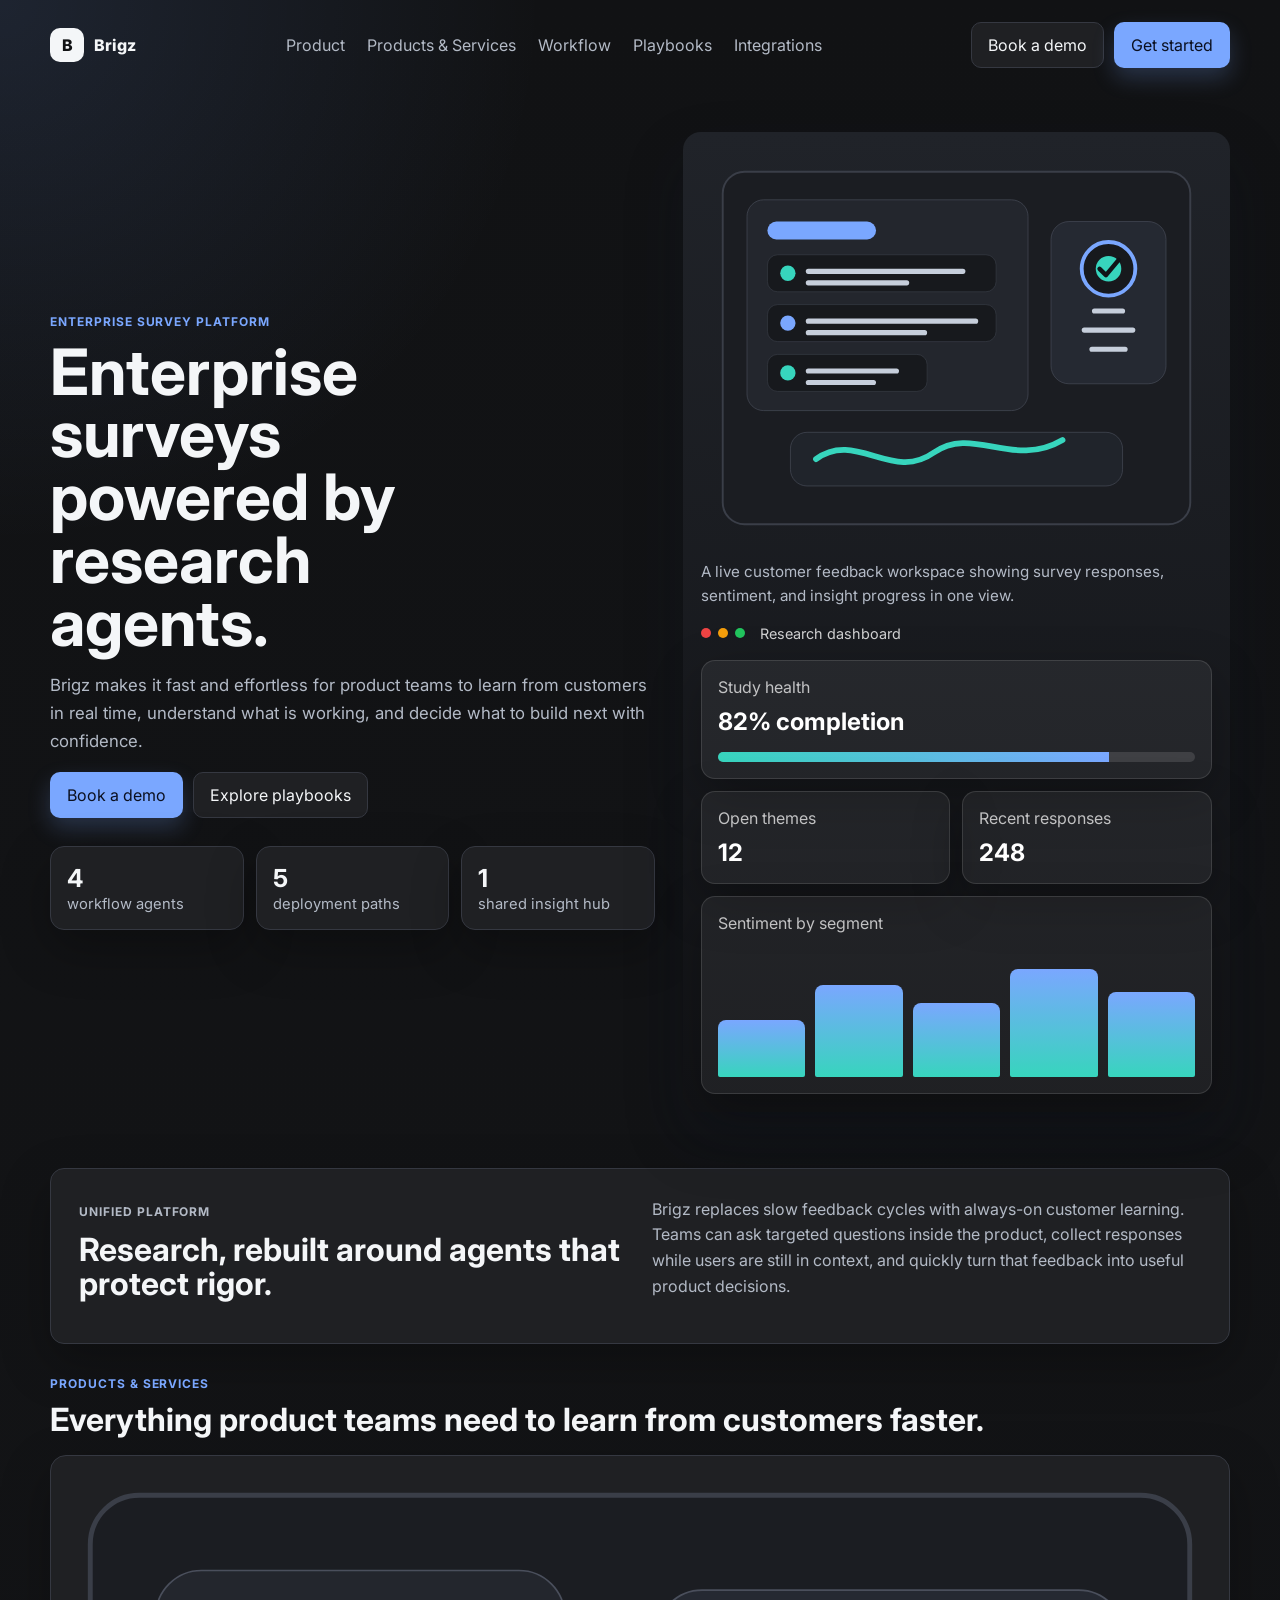
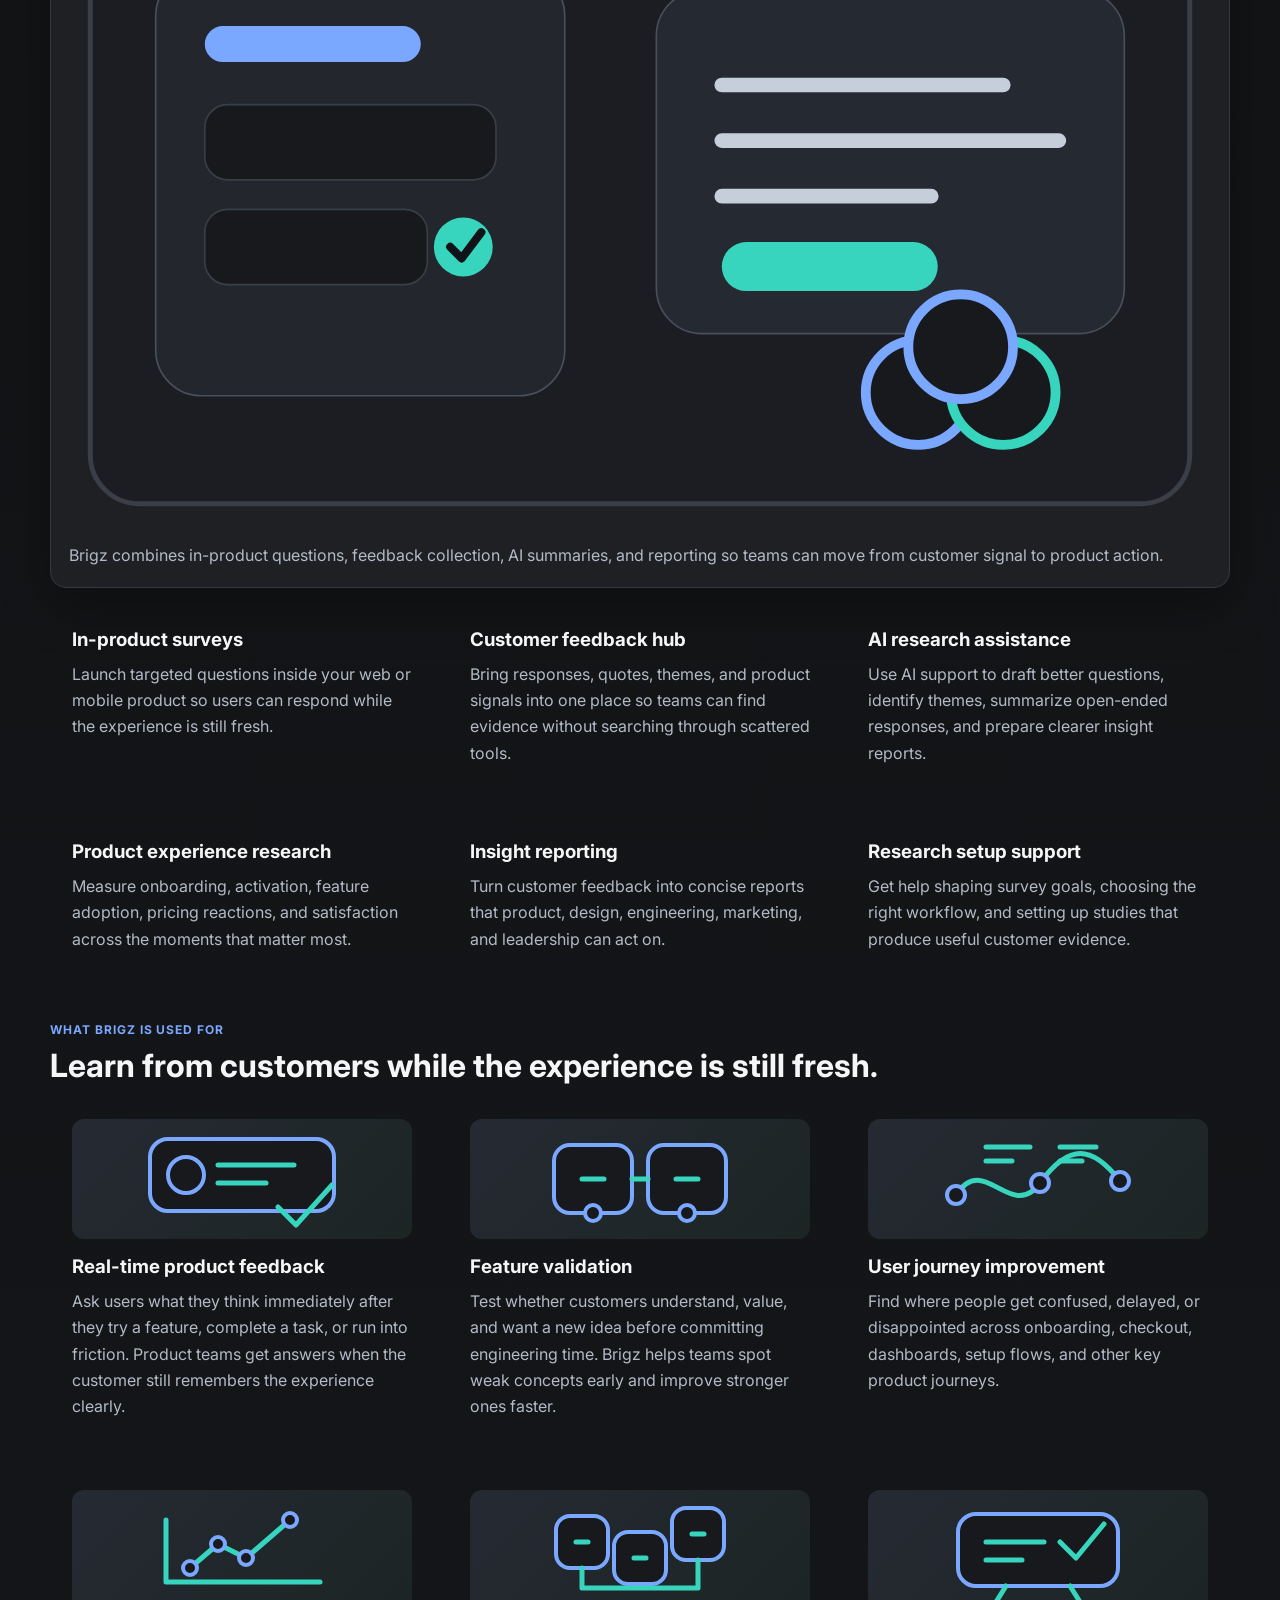
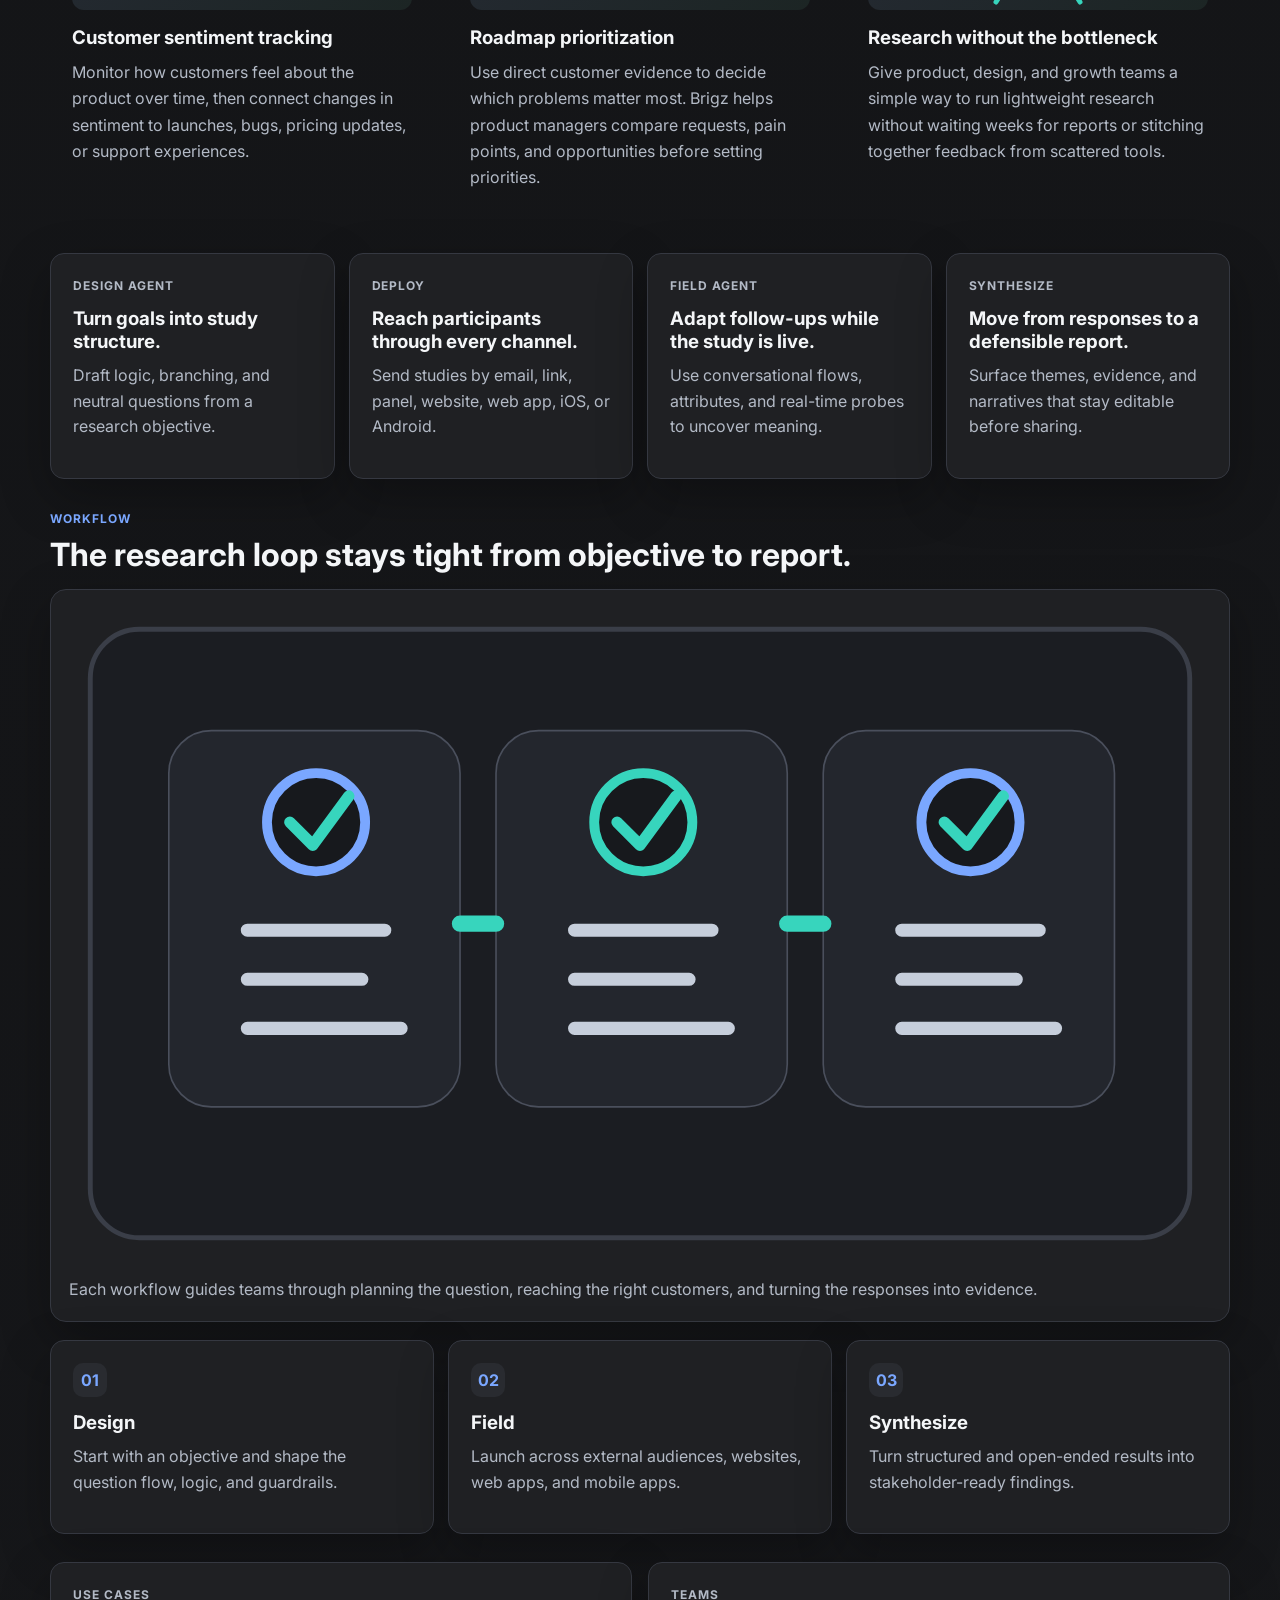
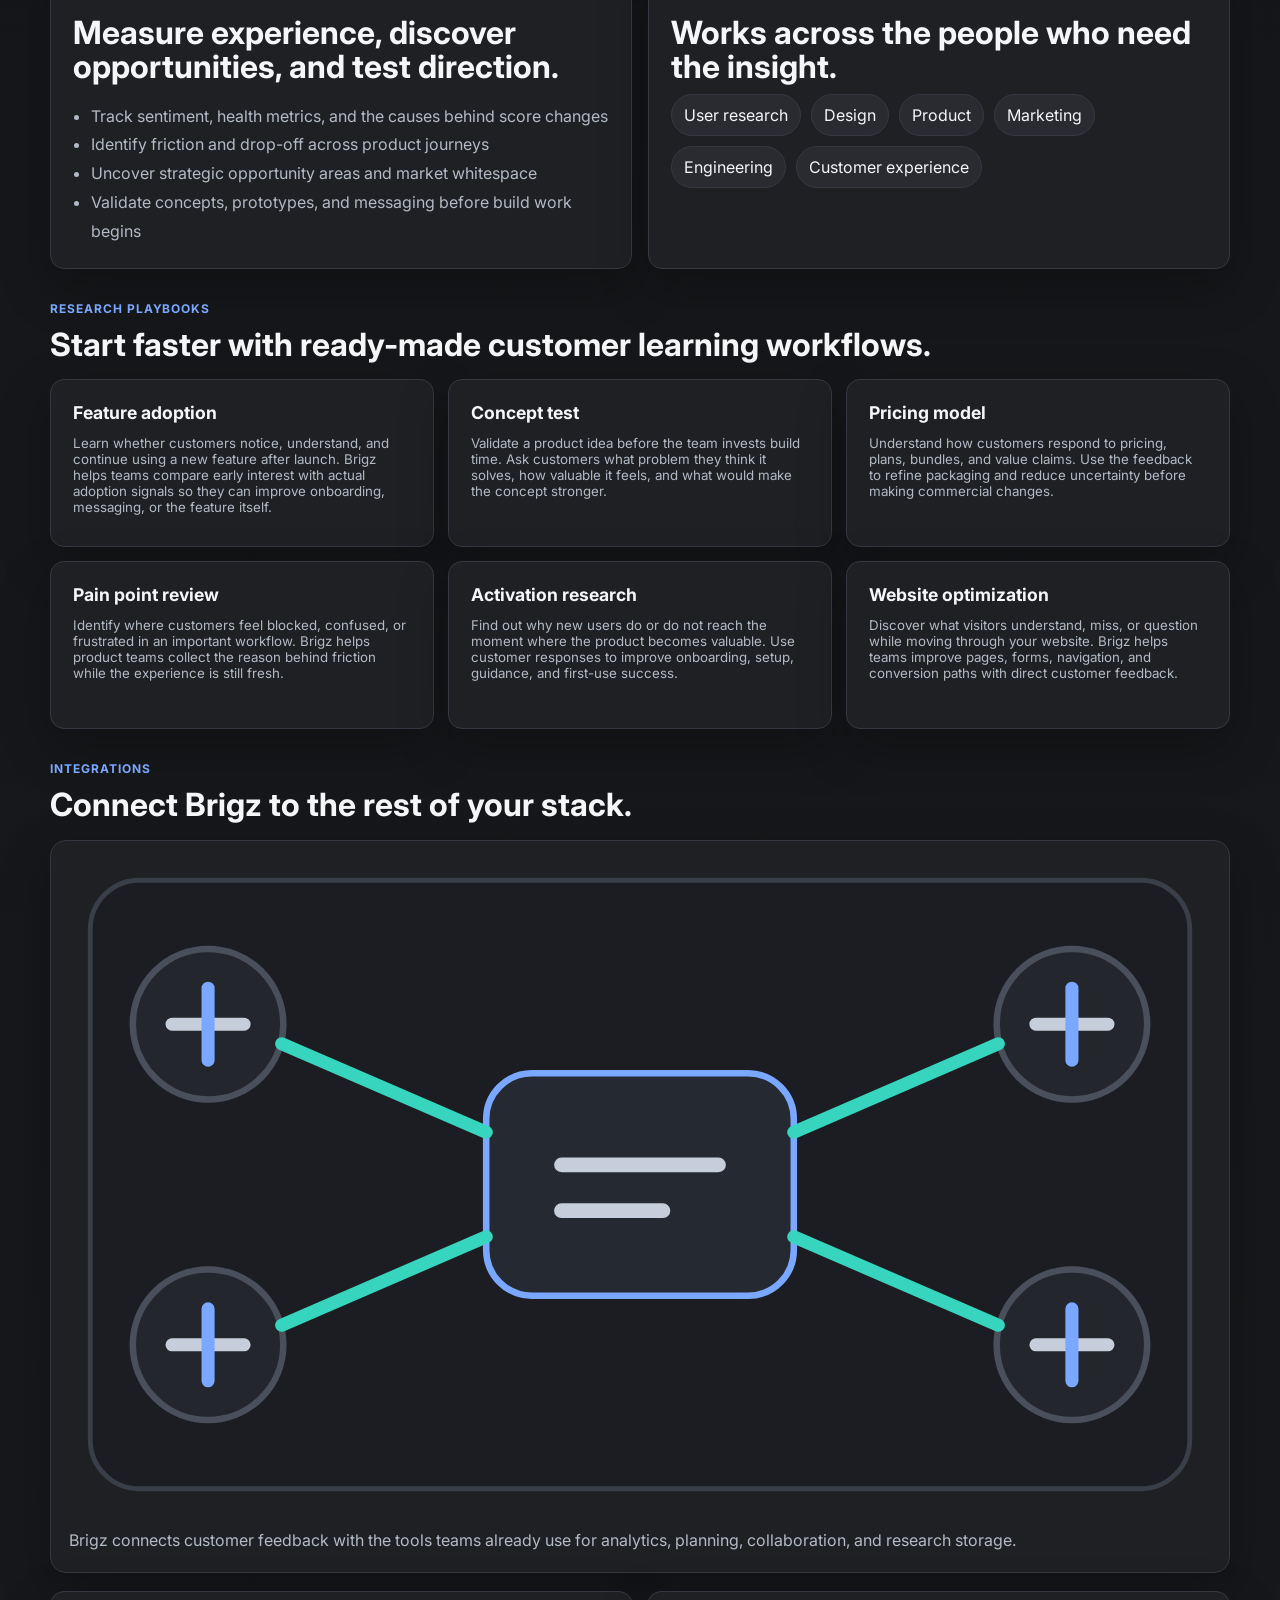
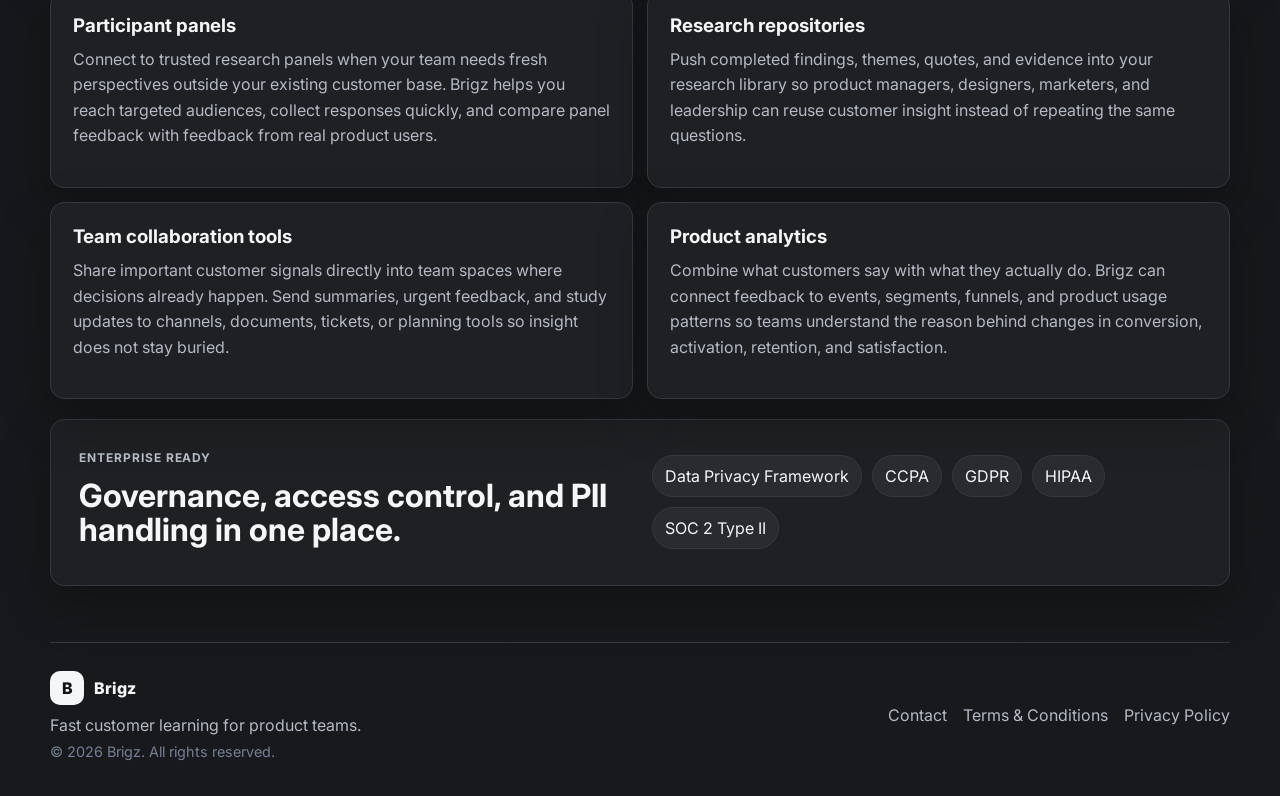
<file: index.html>
<!doctype html>
<html lang="en">
  <head>
    <meta charset="UTF-8" />
    <meta name="viewport" content="width=device-width, initial-scale=1.0" />
    <title>Brigz</title>
    <meta
      name="description"
      content="Brigz is an enterprise survey platform powered by AI research agents."
    />
    <link rel="preconnect" href="https://fonts.googleapis.com" />
    <link rel="preconnect" href="https://fonts.gstatic.com" crossorigin />
    <link
      href="https://fonts.googleapis.com/css2?family=Inter:wght@400;500;600;700;800&display=swap"
      rel="stylesheet"
    />
    <link rel="stylesheet" href="styles.css" />
  </head>
  <body>
    <div class="shell">
      <header class="topbar">
        <div class="brand">
          <span class="mark">B</span>
          <span>Brigz</span>
        </div>
        <nav class="nav">
          <a href="#product">Product</a>
          <a href="#products-services">Products & Services</a>
          <a href="#workflow">Workflow</a>
          <a href="#templates">Playbooks</a>
          <a href="#integrations">Integrations</a>
        </nav>
        <div class="actions">
          <a class="button ghost" href="demo.html">Book a demo</a>
          <a class="button primary" href="demo.html">Get started</a>
        </div>
      </header>

      <main>
        <section class="hero">
          <div class="hero-copy">
            <p class="eyebrow">Enterprise survey platform</p>
            <h1>Enterprise surveys powered by research agents.</h1>
            <p class="lede">
              Brigz makes it fast and effortless for product teams to learn from
              customers in real time, understand what is working, and decide
              what to build next with confidence.
            </p>
            <div class="hero-cta">
              <a class="button primary" href="demo.html">Book a demo</a>
              <a class="button secondary" href="#templates">Explore playbooks</a>
            </div>
            <div class="stats">
              <div><strong>4</strong><span>workflow agents</span></div>
              <div><strong>5</strong><span>deployment paths</span></div>
              <div><strong>1</strong><span>shared insight hub</span></div>
            </div>
          </div>

          <div class="hero-panel" aria-label="Brigz product preview">
            <img class="hero-image" src="assets/hero-illustration.svg" alt="" />
            <p class="visual-note">
              A live customer feedback workspace showing survey responses,
              sentiment, and insight progress in one view.
            </p>
            <div class="panel-header">
              <span class="dot red"></span>
              <span class="dot yellow"></span>
              <span class="dot green"></span>
              <span class="panel-title">Research dashboard</span>
            </div>
            <div class="panel-grid">
              <div class="panel-card wide">
                <p>Study health</p>
                <strong>82% completion</strong>
                <div class="bar"><span style="width: 82%"></span></div>
              </div>
              <div class="panel-card">
                <p>Open themes</p>
                <strong>12</strong>
              </div>
              <div class="panel-card">
                <p>Recent responses</p>
                <strong>248</strong>
              </div>
              <div class="panel-card wide chart">
                <p>Sentiment by segment</p>
                <div class="bars">
                  <span style="height: 44%"></span>
                  <span style="height: 72%"></span>
                  <span style="height: 58%"></span>
                  <span style="height: 84%"></span>
                  <span style="height: 66%"></span>
                </div>
              </div>
            </div>
          </div>
        </section>

        <section class="strip" id="product">
          <div>
            <p class="eyebrow">Unified platform</p>
            <h2>Research, rebuilt around agents that protect rigor.</h2>
          </div>
          <p>
            Brigz replaces slow feedback cycles with always-on customer learning.
            Teams can ask targeted questions inside the product, collect
            responses while users are still in context, and quickly turn that
            feedback into useful product decisions.
          </p>
        </section>

        <section class="products-services" id="products-services">
          <div class="section-head">
            <p class="eyebrow">Products & Services</p>
            <h2>Everything product teams need to learn from customers faster.</h2>
          </div>
          <div class="section-visual">
            <img src="assets/products-illustration.svg" alt="" />
            <p>
              Brigz combines in-product questions, feedback collection, AI
              summaries, and reporting so teams can move from customer signal to
              product action.
            </p>
          </div>
          <div class="service-grid">
            <article>
              <h3>In-product surveys</h3>
              <p>
                Launch targeted questions inside your web or mobile product so
                users can respond while the experience is still fresh.
              </p>
            </article>
            <article>
              <h3>Customer feedback hub</h3>
              <p>
                Bring responses, quotes, themes, and product signals into one
                place so teams can find evidence without searching through
                scattered tools.
              </p>
            </article>
            <article>
              <h3>AI research assistance</h3>
              <p>
                Use AI support to draft better questions, identify themes,
                summarize open-ended responses, and prepare clearer insight
                reports.
              </p>
            </article>
            <article>
              <h3>Product experience research</h3>
              <p>
                Measure onboarding, activation, feature adoption, pricing
                reactions, and satisfaction across the moments that matter most.
              </p>
            </article>
            <article>
              <h3>Insight reporting</h3>
              <p>
                Turn customer feedback into concise reports that product,
                design, engineering, marketing, and leadership can act on.
              </p>
            </article>
            <article>
              <h3>Research setup support</h3>
              <p>
                Get help shaping survey goals, choosing the right workflow, and
                setting up studies that produce useful customer evidence.
              </p>
            </article>
          </div>
        </section>

        <section class="uses">
          <div class="section-head">
            <p class="eyebrow">What Brigz is used for</p>
            <h2>Learn from customers while the experience is still fresh.</h2>
          </div>
          <div class="uses-grid">
            <article>
              <div class="use-illustration" aria-hidden="true">
                <svg viewBox="0 0 220 120" role="img">
                  <rect x="18" y="20" width="184" height="72" rx="18"></rect>
                  <circle cx="54" cy="56" r="18"></circle>
                  <path d="M86 46h76M86 64h48"></path>
                  <path d="M146 88l18 18 36-40"></path>
                </svg>
              </div>
              <h3>Real-time product feedback</h3>
              <p>
                Ask users what they think immediately after they try a feature,
                complete a task, or run into friction. Product teams get answers
                when the customer still remembers the experience clearly.
              </p>
            </article>
            <article>
              <div class="use-illustration" aria-hidden="true">
                <svg viewBox="0 0 220 120" role="img">
                  <rect x="24" y="26" width="78" height="68" rx="16"></rect>
                  <rect x="118" y="26" width="78" height="68" rx="16"></rect>
                  <path d="M52 60h22M146 60h22M102 60h16"></path>
                  <circle cx="63" cy="94" r="8"></circle>
                  <circle cx="157" cy="94" r="8"></circle>
                </svg>
              </div>
              <h3>Feature validation</h3>
              <p>
                Test whether customers understand, value, and want a new idea
                before committing engineering time. Brigz helps teams spot weak
                concepts early and improve stronger ones faster.
              </p>
            </article>
            <article>
              <div class="use-illustration" aria-hidden="true">
                <svg viewBox="0 0 220 120" role="img">
                  <path d="M28 76c28-44 55 28 84-12s52-38 80-2"></path>
                  <circle cx="28" cy="76" r="9"></circle>
                  <circle cx="112" cy="64" r="9"></circle>
                  <circle cx="192" cy="62" r="9"></circle>
                  <path d="M58 28h44M58 42h26M132 28h36M132 42h22"></path>
                </svg>
              </div>
              <h3>User journey improvement</h3>
              <p>
                Find where people get confused, delayed, or disappointed across
                onboarding, checkout, dashboards, setup flows, and other key
                product journeys.
              </p>
            </article>
            <article>
              <div class="use-illustration" aria-hidden="true">
                <svg viewBox="0 0 220 120" role="img">
                  <path d="M34 92V30M34 92h154"></path>
                  <path d="M58 78l28-24 28 14 44-38"></path>
                  <circle cx="58" cy="78" r="7"></circle>
                  <circle cx="86" cy="54" r="7"></circle>
                  <circle cx="114" cy="68" r="7"></circle>
                  <circle cx="158" cy="30" r="7"></circle>
                </svg>
              </div>
              <h3>Customer sentiment tracking</h3>
              <p>
                Monitor how customers feel about the product over time, then
                connect changes in sentiment to launches, bugs, pricing updates,
                or support experiences.
              </p>
            </article>
            <article>
              <div class="use-illustration" aria-hidden="true">
                <svg viewBox="0 0 220 120" role="img">
                  <rect x="26" y="26" width="52" height="52" rx="14"></rect>
                  <rect x="84" y="42" width="52" height="52" rx="14"></rect>
                  <rect x="142" y="18" width="52" height="52" rx="14"></rect>
                  <path d="M52 78v20h116V70"></path>
                  <path d="M46 52h12M104 68h12M162 44h12"></path>
                </svg>
              </div>
              <h3>Roadmap prioritization</h3>
              <p>
                Use direct customer evidence to decide which problems matter
                most. Brigz helps product managers compare requests, pain points,
                and opportunities before setting priorities.
              </p>
            </article>
            <article>
              <div class="use-illustration" aria-hidden="true">
                <svg viewBox="0 0 220 120" role="img">
                  <rect x="30" y="24" width="160" height="72" rx="18"></rect>
                  <path d="M58 52h58M58 70h36M132 52l16 16 28-34"></path>
                  <path d="M78 96l-10 16M142 96l10 16"></path>
                </svg>
              </div>
              <h3>Research without the bottleneck</h3>
              <p>
                Give product, design, and growth teams a simple way to run
                lightweight research without waiting weeks for reports or
                stitching together feedback from scattered tools.
              </p>
            </article>
          </div>
        </section>

        <section class="features">
          <article>
            <p class="tag">Design agent</p>
            <h3>Turn goals into study structure.</h3>
            <p>Draft logic, branching, and neutral questions from a research objective.</p>
          </article>
          <article>
            <p class="tag">Deploy</p>
            <h3>Reach participants through every channel.</h3>
            <p>Send studies by email, link, panel, website, web app, iOS, or Android.</p>
          </article>
          <article>
            <p class="tag">Field agent</p>
            <h3>Adapt follow-ups while the study is live.</h3>
            <p>Use conversational flows, attributes, and real-time probes to uncover meaning.</p>
          </article>
          <article>
            <p class="tag">Synthesize</p>
            <h3>Move from responses to a defensible report.</h3>
            <p>Surface themes, evidence, and narratives that stay editable before sharing.</p>
          </article>
        </section>

        <section class="workflow" id="workflow">
          <div class="section-head">
            <p class="eyebrow">Workflow</p>
            <h2>The research loop stays tight from objective to report.</h2>
          </div>
          <div class="section-visual">
            <img src="assets/workflow-illustration.svg" alt="" />
            <p>
              Each workflow guides teams through planning the question, reaching
              the right customers, and turning the responses into evidence.
            </p>
          </div>
          <div class="workflow-grid">
            <article>
              <span>01</span>
              <h3>Design</h3>
              <p>Start with an objective and shape the question flow, logic, and guardrails.</p>
            </article>
            <article>
              <span>02</span>
              <h3>Field</h3>
              <p>Launch across external audiences, websites, web apps, and mobile apps.</p>
            </article>
            <article>
              <span>03</span>
              <h3>Synthesize</h3>
              <p>Turn structured and open-ended results into stakeholder-ready findings.</p>
            </article>
          </div>
        </section>

        <section class="split">
          <div class="panel">
            <p class="eyebrow">Use cases</p>
            <h2>Measure experience, discover opportunities, and test direction.</h2>
            <ul class="list">
              <li>Track sentiment, health metrics, and the causes behind score changes</li>
              <li>Identify friction and drop-off across product journeys</li>
              <li>Uncover strategic opportunity areas and market whitespace</li>
              <li>Validate concepts, prototypes, and messaging before build work begins</li>
            </ul>
          </div>
          <div class="panel">
            <p class="eyebrow">Teams</p>
            <h2>Works across the people who need the insight.</h2>
            <div class="chips">
              <span>User research</span>
              <span>Design</span>
              <span>Product</span>
              <span>Marketing</span>
              <span>Engineering</span>
              <span>Customer experience</span>
            </div>
          </div>
        </section>

        <section id="templates" class="templates">
          <div class="section-head">
            <p class="eyebrow">Research playbooks</p>
            <h2>Start faster with ready-made customer learning workflows.</h2>
          </div>
          <div class="template-grid" id="templateGrid"></div>
        </section>

        <section id="integrations" class="integrations">
          <div class="section-head">
            <p class="eyebrow">Integrations</p>
            <h2>Connect Brigz to the rest of your stack.</h2>
          </div>
          <div class="section-visual">
            <img src="assets/integrations-illustration.svg" alt="" />
            <p>
              Brigz connects customer feedback with the tools teams already use
              for analytics, planning, collaboration, and research storage.
            </p>
          </div>
          <div class="integration-grid">
            <div>
              <h3>Participant panels</h3>
              <p>
                Connect to trusted research panels when your team needs fresh
                perspectives outside your existing customer base. Brigz helps you
                reach targeted audiences, collect responses quickly, and compare
                panel feedback with feedback from real product users.
              </p>
            </div>
            <div>
              <h3>Research repositories</h3>
              <p>
                Push completed findings, themes, quotes, and evidence into your
                research library so product managers, designers, marketers, and
                leadership can reuse customer insight instead of repeating the
                same questions.
              </p>
            </div>
            <div>
              <h3>Team collaboration tools</h3>
              <p>
                Share important customer signals directly into team spaces where
                decisions already happen. Send summaries, urgent feedback, and
                study updates to channels, documents, tickets, or planning tools
                so insight does not stay buried.
              </p>
            </div>
            <div>
              <h3>Product analytics</h3>
              <p>
                Combine what customers say with what they actually do. Brigz can
                connect feedback to events, segments, funnels, and product usage
                patterns so teams understand the reason behind changes in
                conversion, activation, retention, and satisfaction.
              </p>
            </div>
          </div>
        </section>

        <section class="enterprise">
          <div>
            <p class="eyebrow">Enterprise ready</p>
            <h2>Governance, access control, and PII handling in one place.</h2>
          </div>
          <div class="compliance">
            <span>Data Privacy Framework</span>
            <span>CCPA</span>
            <span>GDPR</span>
            <span>HIPAA</span>
            <span>SOC 2 Type II</span>
          </div>
        </section>
      </main>

      <footer class="footer">
        <div>
          <div class="brand">
            <span class="mark">B</span>
            <span>Brigz</span>
          </div>
          <p>Fast customer learning for product teams.</p>
          <p class="copyright">&copy; 2026 Brigz. All rights reserved.</p>
        </div>
        <nav>
          <a href="demo.html">Contact</a>
          <a href="terms.html">Terms & Conditions</a>
          <a href="privacy.html">Privacy Policy</a>
        </nav>
      </footer>
    </div>

    <script src="script.js"></script>
  </body>
</html>
</file>
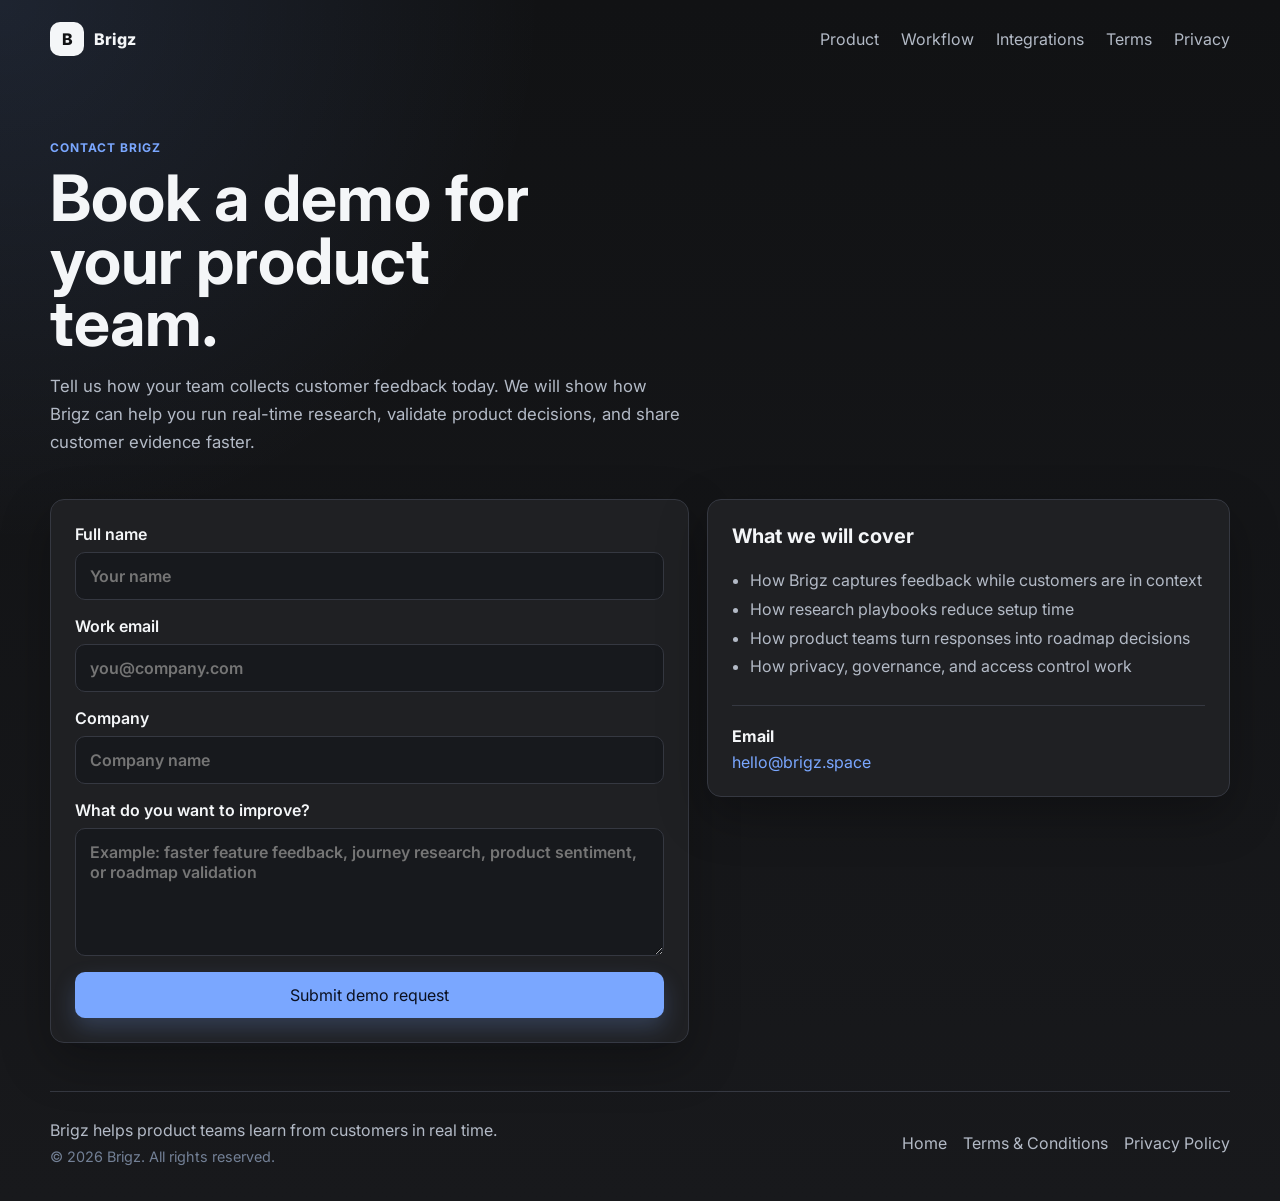
<file: demo.html>
<!doctype html>
<html lang="en">
  <head>
    <meta charset="UTF-8" />
    <meta name="viewport" content="width=device-width, initial-scale=1.0" />
    <title>Book a Demo | Brigz</title>
    <meta
      name="description"
      content="Contact Brigz to book a demo of the customer learning platform for product teams."
    />
    <link rel="preconnect" href="https://fonts.googleapis.com" />
    <link rel="preconnect" href="https://fonts.gstatic.com" crossorigin />
    <link
      href="https://fonts.googleapis.com/css2?family=Inter:wght@400;500;600;700;800&display=swap"
      rel="stylesheet"
    />
    <link rel="stylesheet" href="styles.css" />
  </head>
  <body>
    <div class="shell">
      <header class="topbar">
        <a class="brand brand-link" href="index.html">
          <span class="mark">B</span>
          <span>Brigz</span>
        </a>
        <nav class="nav">
          <a href="index.html#product">Product</a>
          <a href="index.html#workflow">Workflow</a>
          <a href="index.html#integrations">Integrations</a>
          <a href="terms.html">Terms</a>
          <a href="privacy.html">Privacy</a>
        </nav>
      </header>

      <main class="page-layout">
        <section class="page-hero">
          <p class="eyebrow">Contact Brigz</p>
          <h1>Book a demo for your product team.</h1>
          <p class="lede">
            Tell us how your team collects customer feedback today. We will show
            how Brigz can help you run real-time research, validate product
            decisions, and share customer evidence faster.
          </p>
        </section>

        <section class="contact-grid">
          <form class="contact-form">
            <label>
              Full name
              <input type="text" name="name" placeholder="Your name" />
            </label>
            <label>
              Work email
              <input type="email" name="email" placeholder="you@company.com" />
            </label>
            <label>
              Company
              <input type="text" name="company" placeholder="Company name" />
            </label>
            <label>
              What do you want to improve?
              <textarea
                name="message"
                rows="5"
                placeholder="Example: faster feature feedback, journey research, product sentiment, or roadmap validation"
              ></textarea>
            </label>
            <button class="primary" type="button">Submit demo request</button>
          </form>

          <aside class="contact-card">
            <h2>What we will cover</h2>
            <ul class="list">
              <li>How Brigz captures feedback while customers are in context</li>
              <li>How research playbooks reduce setup time</li>
              <li>How product teams turn responses into roadmap decisions</li>
              <li>How privacy, governance, and access control work</li>
            </ul>
            <div class="contact-detail">
              <strong>Email</strong>
              <a href="mailto:hello@brigz.space">hello@brigz.space</a>
            </div>
          </aside>
        </section>
      </main>

      <footer class="footer">
        <div>
          <p>Brigz helps product teams learn from customers in real time.</p>
          <p class="copyright">&copy; 2026 Brigz. All rights reserved.</p>
        </div>
        <nav>
          <a href="index.html">Home</a>
          <a href="terms.html">Terms & Conditions</a>
          <a href="privacy.html">Privacy Policy</a>
        </nav>
      </footer>
    </div>
  </body>
</html>
</file>
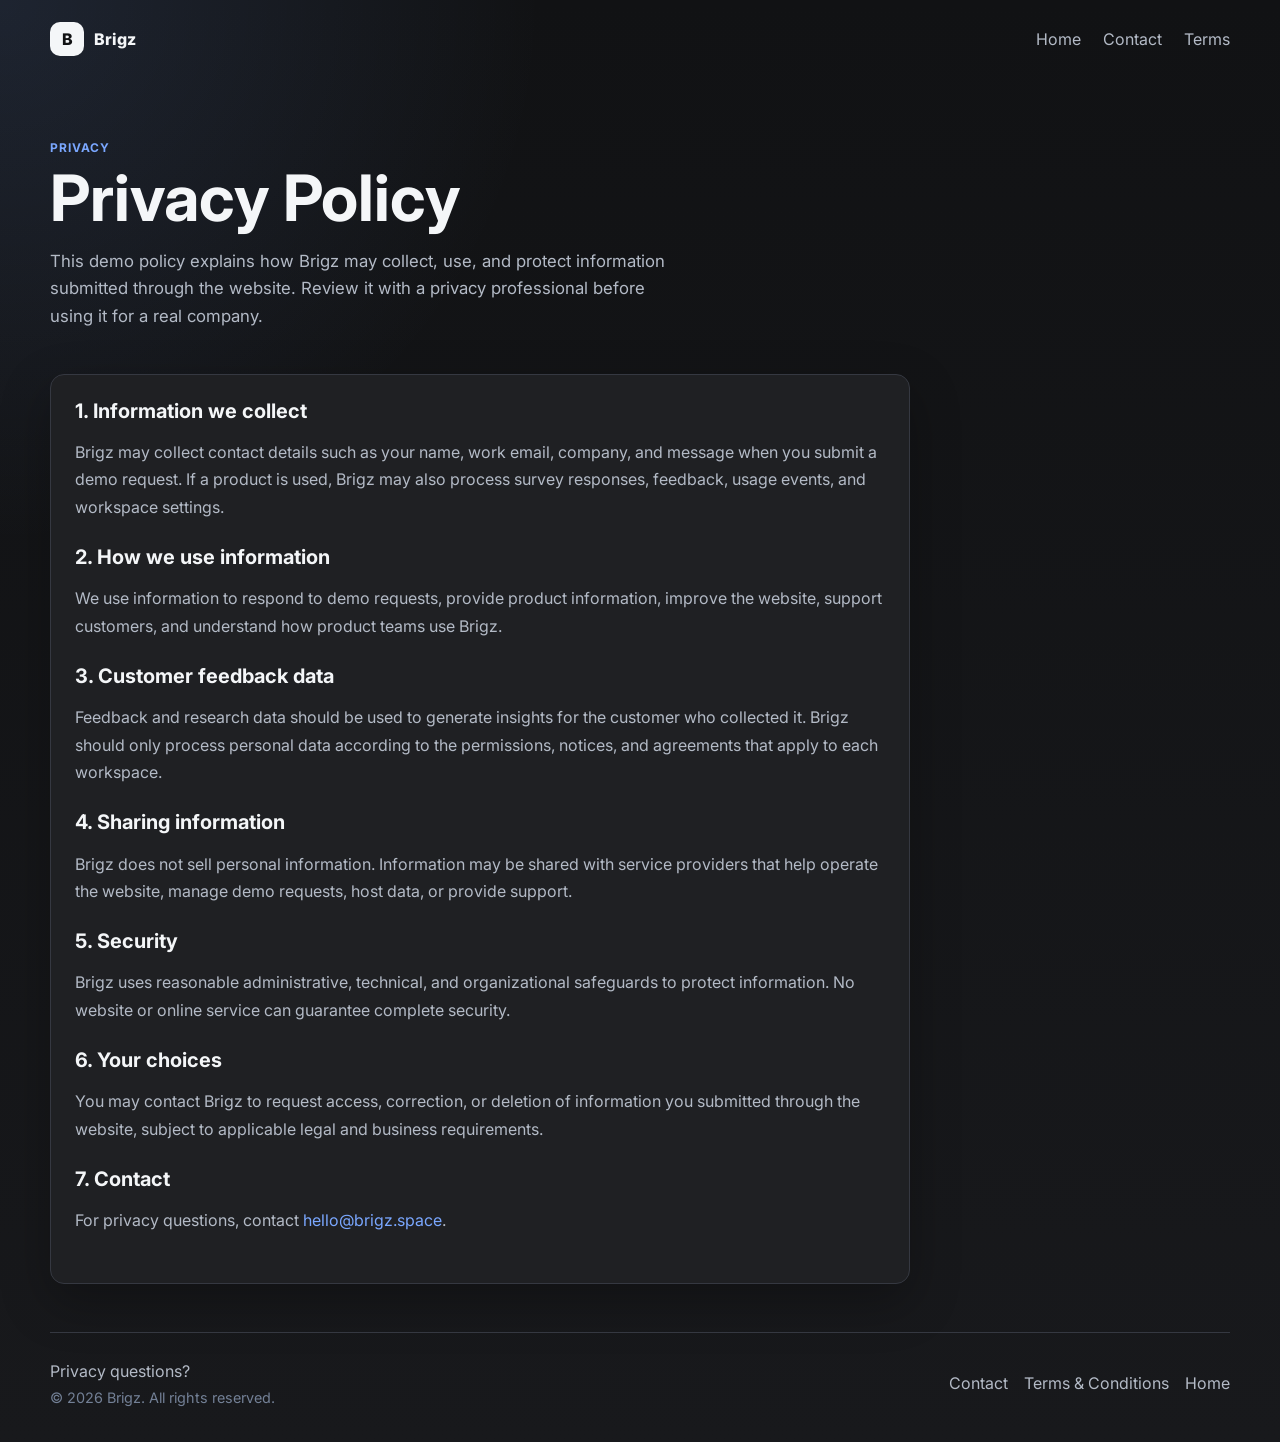
<file: privacy.html>
<!doctype html>
<html lang="en">
  <head>
    <meta charset="UTF-8" />
    <meta name="viewport" content="width=device-width, initial-scale=1.0" />
    <title>Privacy Policy | Brigz</title>
    <meta name="description" content="Privacy Policy for Brigz." />
    <link rel="preconnect" href="https://fonts.googleapis.com" />
    <link rel="preconnect" href="https://fonts.gstatic.com" crossorigin />
    <link
      href="https://fonts.googleapis.com/css2?family=Inter:wght@400;500;600;700;800&display=swap"
      rel="stylesheet"
    />
    <link rel="stylesheet" href="styles.css" />
  </head>
  <body>
    <div class="shell">
      <header class="topbar">
        <a class="brand brand-link" href="index.html">
          <span class="mark">B</span>
          <span>Brigz</span>
        </a>
        <nav class="nav">
          <a href="index.html">Home</a>
          <a href="demo.html">Contact</a>
          <a href="terms.html">Terms</a>
        </nav>
      </header>

      <main class="legal-page">
        <section class="page-hero">
          <p class="eyebrow">Privacy</p>
          <h1>Privacy Policy</h1>
          <p class="lede">
            This demo policy explains how Brigz may collect, use, and protect
            information submitted through the website. Review it with a privacy
            professional before using it for a real company.
          </p>
        </section>

        <article class="legal-card">
          <h2>1. Information we collect</h2>
          <p>
            Brigz may collect contact details such as your name, work email,
            company, and message when you submit a demo request. If a product is
            used, Brigz may also process survey responses, feedback, usage
            events, and workspace settings.
          </p>

          <h2>2. How we use information</h2>
          <p>
            We use information to respond to demo requests, provide product
            information, improve the website, support customers, and understand
            how product teams use Brigz.
          </p>

          <h2>3. Customer feedback data</h2>
          <p>
            Feedback and research data should be used to generate insights for
            the customer who collected it. Brigz should only process personal
            data according to the permissions, notices, and agreements that
            apply to each workspace.
          </p>

          <h2>4. Sharing information</h2>
          <p>
            Brigz does not sell personal information. Information may be shared
            with service providers that help operate the website, manage demo
            requests, host data, or provide support.
          </p>

          <h2>5. Security</h2>
          <p>
            Brigz uses reasonable administrative, technical, and organizational
            safeguards to protect information. No website or online service can
            guarantee complete security.
          </p>

          <h2>6. Your choices</h2>
          <p>
            You may contact Brigz to request access, correction, or deletion of
            information you submitted through the website, subject to applicable
            legal and business requirements.
          </p>

          <h2>7. Contact</h2>
          <p>
            For privacy questions, contact
            <a href="mailto:hello@brigz.space">hello@brigz.space</a>.
          </p>
        </article>
      </main>

      <footer class="footer">
        <div>
          <p>Privacy questions?</p>
          <p class="copyright">&copy; 2026 Brigz. All rights reserved.</p>
        </div>
        <nav>
          <a href="demo.html">Contact</a>
          <a href="terms.html">Terms & Conditions</a>
          <a href="index.html">Home</a>
        </nav>
      </footer>
    </div>
  </body>
</html>
</file>
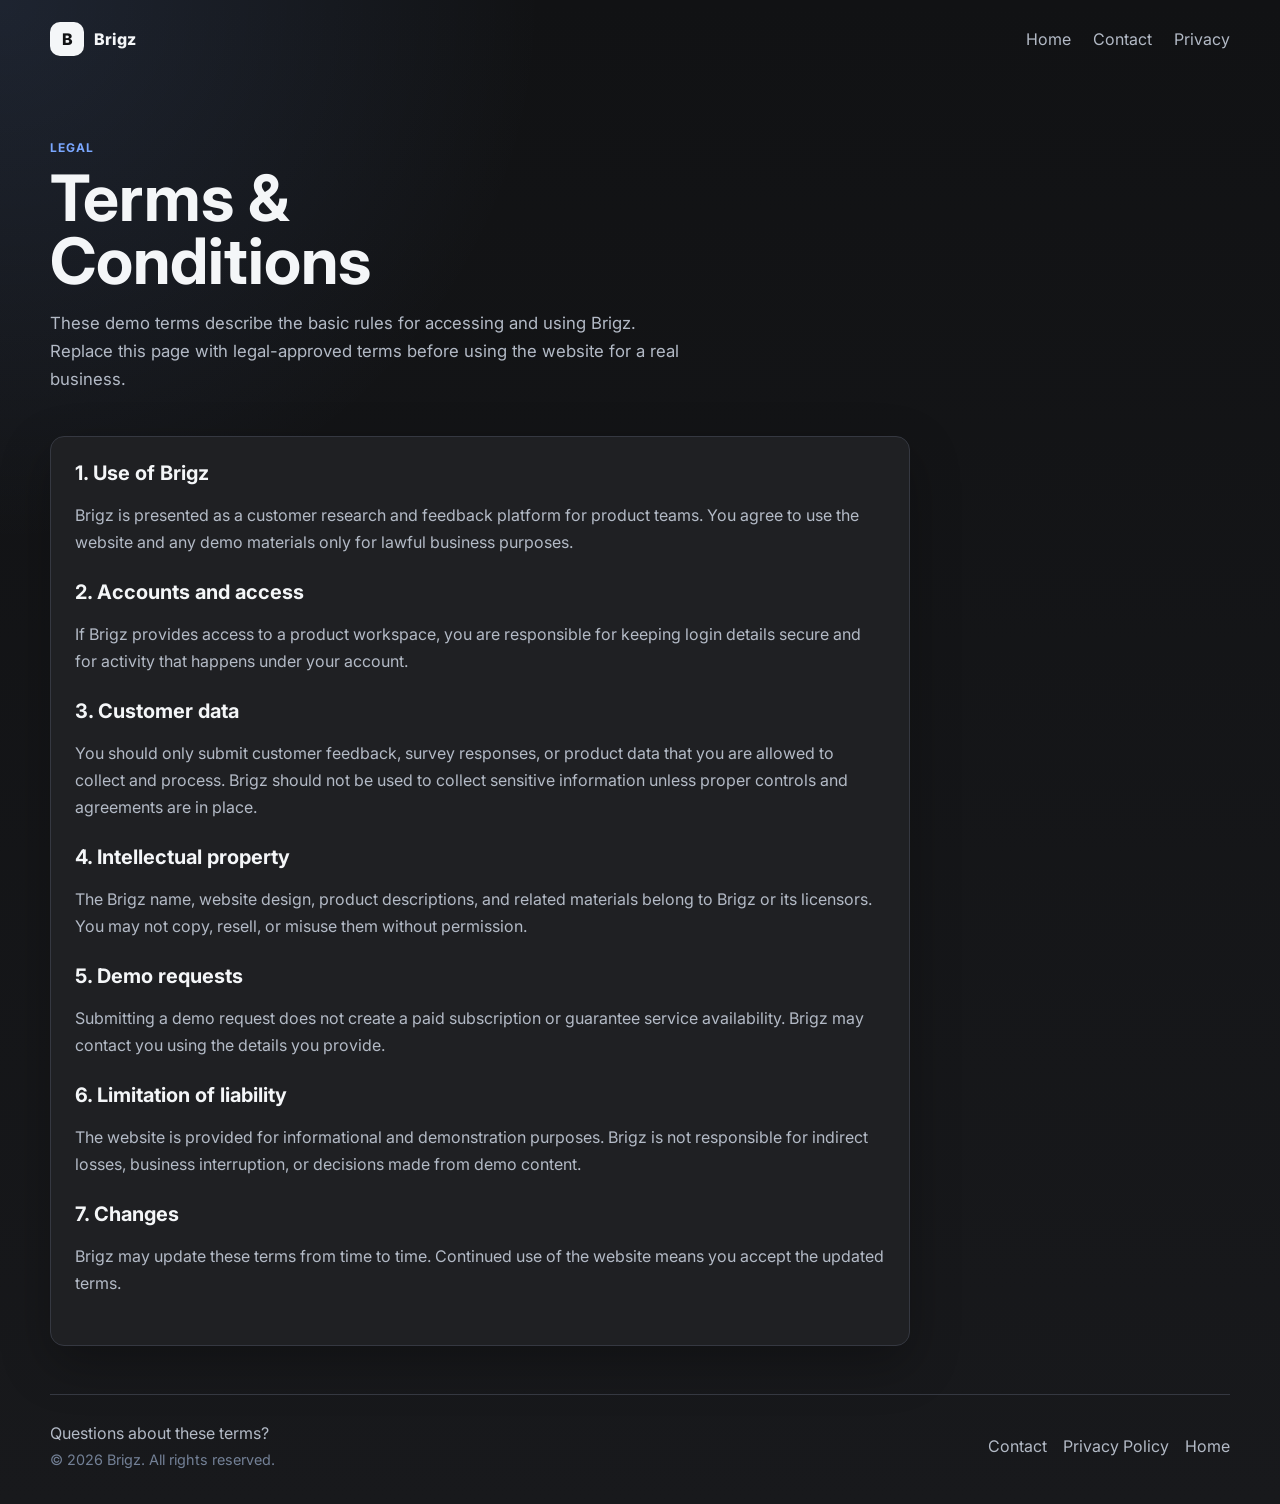
<file: terms.html>
<!doctype html>
<html lang="en">
  <head>
    <meta charset="UTF-8" />
    <meta name="viewport" content="width=device-width, initial-scale=1.0" />
    <title>Terms & Conditions | Brigz</title>
    <meta name="description" content="Terms and Conditions for using Brigz." />
    <link rel="preconnect" href="https://fonts.googleapis.com" />
    <link rel="preconnect" href="https://fonts.gstatic.com" crossorigin />
    <link
      href="https://fonts.googleapis.com/css2?family=Inter:wght@400;500;600;700;800&display=swap"
      rel="stylesheet"
    />
    <link rel="stylesheet" href="styles.css" />
  </head>
  <body>
    <div class="shell">
      <header class="topbar">
        <a class="brand brand-link" href="index.html">
          <span class="mark">B</span>
          <span>Brigz</span>
        </a>
        <nav class="nav">
          <a href="index.html">Home</a>
          <a href="demo.html">Contact</a>
          <a href="privacy.html">Privacy</a>
        </nav>
      </header>

      <main class="legal-page">
        <section class="page-hero">
          <p class="eyebrow">Legal</p>
          <h1>Terms & Conditions</h1>
          <p class="lede">
            These demo terms describe the basic rules for accessing and using
            Brigz. Replace this page with legal-approved terms before using the
            website for a real business.
          </p>
        </section>

        <article class="legal-card">
          <h2>1. Use of Brigz</h2>
          <p>
            Brigz is presented as a customer research and feedback platform for
            product teams. You agree to use the website and any demo materials
            only for lawful business purposes.
          </p>

          <h2>2. Accounts and access</h2>
          <p>
            If Brigz provides access to a product workspace, you are responsible
            for keeping login details secure and for activity that happens under
            your account.
          </p>

          <h2>3. Customer data</h2>
          <p>
            You should only submit customer feedback, survey responses, or
            product data that you are allowed to collect and process. Brigz should
            not be used to collect sensitive information unless proper controls
            and agreements are in place.
          </p>

          <h2>4. Intellectual property</h2>
          <p>
            The Brigz name, website design, product descriptions, and related
            materials belong to Brigz or its licensors. You may not copy,
            resell, or misuse them without permission.
          </p>

          <h2>5. Demo requests</h2>
          <p>
            Submitting a demo request does not create a paid subscription or
            guarantee service availability. Brigz may contact you using the
            details you provide.
          </p>

          <h2>6. Limitation of liability</h2>
          <p>
            The website is provided for informational and demonstration
            purposes. Brigz is not responsible for indirect losses, business
            interruption, or decisions made from demo content.
          </p>

          <h2>7. Changes</h2>
          <p>
            Brigz may update these terms from time to time. Continued use of the
            website means you accept the updated terms.
          </p>
        </article>
      </main>

      <footer class="footer">
        <div>
          <p>Questions about these terms?</p>
          <p class="copyright">&copy; 2026 Brigz. All rights reserved.</p>
        </div>
        <nav>
          <a href="demo.html">Contact</a>
          <a href="privacy.html">Privacy Policy</a>
          <a href="index.html">Home</a>
        </nav>
      </footer>
    </div>
  </body>
</html>
</file>
<file: styles.css>
:root {
  color-scheme: dark;
  --bg: #141414;
  --surface: #1f2023;
  --surface-2: #292b30;
  --ink: #f4f6f8;
  --muted: #b3bac6;
  --line: #353841;
  --accent: #7aa7ff;
  --accent-2: #37d5bd;
  --shadow: 0 18px 50px rgba(0, 0, 0, 0.28);
}

* {
  box-sizing: border-box;
}

html {
  scroll-behavior: smooth;
}

body {
  margin: 0;
  font-family: Inter, system-ui, sans-serif;
  color: var(--ink);
  background:
    radial-gradient(circle at top left, rgba(122, 167, 255, 0.12), transparent 34rem),
    linear-gradient(180deg, #111214 0%, #18191c 100%);
}

button,
.button {
  font: inherit;
}

.shell {
  width: min(1180px, calc(100% - 32px));
  margin: 0 auto;
}

.topbar {
  display: flex;
  align-items: center;
  justify-content: space-between;
  gap: 18px;
  padding: 22px 0;
}

.brand {
  display: inline-flex;
  align-items: center;
  gap: 10px;
  font-weight: 800;
  letter-spacing: 0;
}

.mark {
  display: inline-grid;
  place-items: center;
  width: 34px;
  height: 34px;
  border-radius: 10px;
  background: #f4f6f8;
  color: #111214;
}

.nav {
  display: flex;
  gap: 22px;
  color: var(--muted);
}

.nav a,
.brand-link,
.button,
.footer a,
.contact-detail a,
.legal-card a {
  color: inherit;
  text-decoration: none;
}

.actions,
.hero-cta {
  display: flex;
  gap: 10px;
}

button,
.button {
  display: inline-flex;
  align-items: center;
  justify-content: center;
  border: 1px solid transparent;
  border-radius: 10px;
  padding: 12px 16px;
  cursor: pointer;
}

.primary {
  background: var(--accent);
  color: #0b1020;
  box-shadow: 0 10px 22px rgba(122, 167, 255, 0.22);
}

.secondary,
.ghost {
  background: var(--surface);
  color: var(--ink);
  border-color: var(--line);
}

.hero {
  display: grid;
  grid-template-columns: 1.05fr 0.95fr;
  gap: 28px;
  align-items: center;
  padding: 42px 0 36px;
}

.eyebrow,
.tag {
  margin: 0 0 12px;
  text-transform: uppercase;
  font-size: 12px;
  letter-spacing: 0.08em;
  color: var(--accent);
  font-weight: 700;
}

h1,
h2,
h3,
p {
  margin-top: 0;
}

h1 {
  font-size: clamp(3rem, 5vw, 4.9rem);
  line-height: 0.98;
  margin-bottom: 18px;
  max-width: 10ch;
}

.lede {
  max-width: 58ch;
  color: var(--muted);
  font-size: 1.05rem;
  line-height: 1.65;
}

.stats {
  display: grid;
  grid-template-columns: repeat(3, minmax(0, 1fr));
  gap: 12px;
  margin-top: 28px;
}

.stats div,
.panel-card,
.features article,
.workflow-grid article,
.integration-grid div,
.template-card,
.panel,
.strip,
.enterprise {
  background: var(--surface);
  border: 1px solid var(--line);
  border-radius: 14px;
  box-shadow: var(--shadow);
}

.stats div {
  padding: 16px;
}

.stats strong {
  display: block;
  font-size: 1.55rem;
}

.stats span {
  color: var(--muted);
  font-size: 0.92rem;
}

.hero-panel {
  background: linear-gradient(180deg, #202329, #121316);
  color: white;
  padding: 18px;
  border-radius: 18px;
  box-shadow: 0 28px 60px rgba(15, 23, 42, 0.22);
}

.hero-image,
.section-visual img {
  display: block;
  width: 100%;
  height: auto;
}

.hero-image {
  margin-bottom: 14px;
  border-radius: 14px;
}

.section-visual {
  margin-bottom: 18px;
  background: var(--surface);
  border: 1px solid var(--line);
  border-radius: 16px;
  box-shadow: var(--shadow);
  overflow: hidden;
}

.section-visual p,
.visual-note {
  color: var(--muted);
  line-height: 1.6;
  margin: 0;
  padding: 0 18px 18px;
}

.visual-note {
  padding: 0 0 16px;
  font-size: 0.95rem;
}

.panel-header {
  display: flex;
  align-items: center;
  gap: 7px;
  margin-bottom: 18px;
  color: rgba(255, 255, 255, 0.8);
  font-size: 0.9rem;
}

.dot {
  width: 10px;
  height: 10px;
  border-radius: 50%;
}

.red { background: #ef4444; }
.yellow { background: #f59e0b; }
.green { background: #22c55e; }

.panel-title {
  margin-left: 8px;
}

.panel-grid {
  display: grid;
  grid-template-columns: repeat(2, minmax(0, 1fr));
  gap: 12px;
}

.panel-card {
  padding: 16px;
  background: rgba(255, 255, 255, 0.06);
  border-color: rgba(255, 255, 255, 0.12);
  color: white;
}

.panel-card p {
  color: rgba(255, 255, 255, 0.72);
  margin-bottom: 10px;
}

.panel-card strong {
  font-size: 1.5rem;
}

.wide {
  grid-column: span 2;
}

.bar {
  height: 10px;
  border-radius: 999px;
  background: rgba(255, 255, 255, 0.12);
  margin-top: 16px;
  overflow: hidden;
}

.bar span {
  display: block;
  height: 100%;
  background: linear-gradient(90deg, #37d5bd, #7aa7ff);
}

.chart .bars {
  display: grid;
  grid-template-columns: repeat(5, 1fr);
  gap: 10px;
  align-items: end;
  height: 128px;
  margin-top: 16px;
}

.chart .bars span {
  display: block;
  border-radius: 8px 8px 2px 2px;
  background: linear-gradient(180deg, #7aa7ff 0%, #37d5bd 100%);
}

.strip,
.enterprise {
  display: grid;
  grid-template-columns: 1fr 1fr;
  gap: 24px;
  align-items: center;
  padding: 28px;
  margin: 20px 0;
}

.strip h2,
.section-head h2,
.panel h2,
.enterprise h2 {
  font-size: clamp(1.8rem, 2.5vw, 2.5rem);
  line-height: 1.05;
  margin-bottom: 10px;
}

.strip p,
.enterprise p,
.features p,
.workflow-grid p,
.integration-grid p,
.panel p {
  color: var(--muted);
  line-height: 1.6;
}

.uses-grid,
.service-grid,
.features,
.workflow-grid,
.integration-grid,
.template-grid {
  display: grid;
  gap: 14px;
}

.uses-grid {
  grid-template-columns: repeat(3, minmax(0, 1fr));
  margin-bottom: 24px;
}

.service-grid {
  grid-template-columns: repeat(3, minmax(0, 1fr));
  margin-bottom: 24px;
}

.features {
  grid-template-columns: repeat(4, minmax(0, 1fr));
  margin-bottom: 24px;
}

.service-grid article,
.uses-grid article,
.features article,
.workflow-grid article,
.integration-grid div,
.template-card,
.panel {
  padding: 22px;
}

.use-illustration {
  display: grid;
  place-items: center;
  height: 120px;
  margin: -4px 0 16px;
  border-radius: 12px;
  background: linear-gradient(135deg, #252a33 0%, #1c2524 100%);
  overflow: hidden;
}

.use-illustration svg {
  width: 100%;
  max-width: 230px;
  height: 120px;
}

.use-illustration rect,
.use-illustration circle {
  fill: #17191d;
  stroke: #7aa7ff;
  stroke-width: 4;
}

.use-illustration path {
  fill: none;
  stroke: #37d5bd;
  stroke-width: 5;
  stroke-linecap: round;
  stroke-linejoin: round;
}

.service-grid h3,
.uses-grid h3,
.features h3,
.workflow-grid h3,
.integration-grid h3 {
  margin-bottom: 10px;
}

.service-grid p,
.uses-grid p {
  color: var(--muted);
  line-height: 1.65;
}

.section-head {
  margin: 32px 0 18px;
}

.workflow-grid {
  grid-template-columns: repeat(3, minmax(0, 1fr));
}

.workflow-grid span {
  display: inline-flex;
  width: 34px;
  height: 34px;
  align-items: center;
  justify-content: center;
  border-radius: 10px;
  background: var(--surface-2);
  color: var(--accent);
  font-weight: 700;
  margin-bottom: 14px;
}

.split {
  display: grid;
  grid-template-columns: repeat(2, minmax(0, 1fr));
  gap: 16px;
  margin: 28px 0;
}

.list {
  margin: 18px 0 0;
  padding-left: 18px;
  color: var(--muted);
  line-height: 1.8;
}

.chips {
  display: flex;
  flex-wrap: wrap;
  gap: 10px;
}

.chips span,
.compliance span {
  padding: 10px 12px;
  border: 1px solid var(--line);
  border-radius: 999px;
  background: var(--surface-2);
}

.compliance {
  display: flex;
  flex-wrap: wrap;
  gap: 10px;
}

.template-grid {
  grid-template-columns: repeat(3, minmax(0, 1fr));
}

.template-card {
  display: flex;
  flex-direction: column;
  gap: 12px;
  min-height: 168px;
}

.template-card strong {
  font-size: 1.1rem;
}

.template-card small {
  color: var(--muted);
}

.integration-grid {
  grid-template-columns: repeat(2, minmax(0, 1fr));
}

.enterprise {
  margin-bottom: 56px;
}

.footer {
  display: flex;
  align-items: center;
  justify-content: space-between;
  gap: 24px;
  border-top: 1px solid var(--line);
  padding: 28px 0 36px;
  color: var(--muted);
}

.footer .brand {
  color: var(--ink);
  margin-bottom: 10px;
}

.footer p {
  margin-bottom: 0;
}

.copyright {
  margin-top: 8px;
  font-size: 0.9rem;
  color: #738096;
}

.footer nav {
  display: flex;
  flex-wrap: wrap;
  gap: 16px;
  justify-content: flex-end;
}

.page-layout,
.legal-page {
  padding: 30px 0 48px;
}

.page-hero {
  padding: 32px 0 26px;
}

.page-hero h1 {
  max-width: 12ch;
}

.contact-grid {
  display: grid;
  grid-template-columns: 1.1fr 0.9fr;
  gap: 18px;
  align-items: start;
}

.contact-form,
.contact-card,
.legal-card {
  background: var(--surface);
  border: 1px solid var(--line);
  border-radius: 14px;
  box-shadow: var(--shadow);
  padding: 24px;
}

.contact-form {
  display: grid;
  gap: 16px;
}

.contact-form label {
  display: grid;
  gap: 8px;
  color: var(--ink);
  font-weight: 600;
}

.contact-form input,
.contact-form textarea {
  width: 100%;
  border: 1px solid var(--line);
  border-radius: 10px;
  padding: 13px 14px;
  color: var(--ink);
  font: inherit;
  background: #17191d;
}

.contact-form textarea {
  resize: vertical;
}

.contact-card h2,
.legal-card h2 {
  font-size: 1.25rem;
}

.contact-detail {
  display: grid;
  gap: 6px;
  margin-top: 24px;
  padding-top: 20px;
  border-top: 1px solid var(--line);
}

.contact-detail a,
.legal-card a {
  color: var(--accent);
}

.legal-card {
  max-width: 860px;
}

.legal-card p {
  color: var(--muted);
  line-height: 1.7;
  margin-bottom: 24px;
}

@media (max-width: 980px) {
  .topbar,
  .hero,
  .strip,
  .enterprise,
  .split,
  .service-grid,
  .uses-grid,
  .features,
  .workflow-grid,
  .template-grid,
  .integration-grid,
  .contact-grid {
    grid-template-columns: 1fr;
  }

  .topbar,
  .hero,
  .strip,
  .enterprise,
  .split {
    display: grid;
  }

  .nav {
    justify-content: start;
    flex-wrap: wrap;
  }

  .footer {
    display: grid;
  }

  .footer nav {
    justify-content: start;
  }
}

@media (max-width: 700px) {
  .shell {
    width: min(100% - 20px, 1180px);
  }

  .topbar {
    gap: 14px;
  }

  .actions,
  .hero-cta,
  .stats {
    grid-template-columns: 1fr;
    display: grid;
  }

  .panel-grid {
    grid-template-columns: 1fr;
  }

  .wide {
    grid-column: auto;
  }

  h1 {
    max-width: none;
  }
}
</file>
